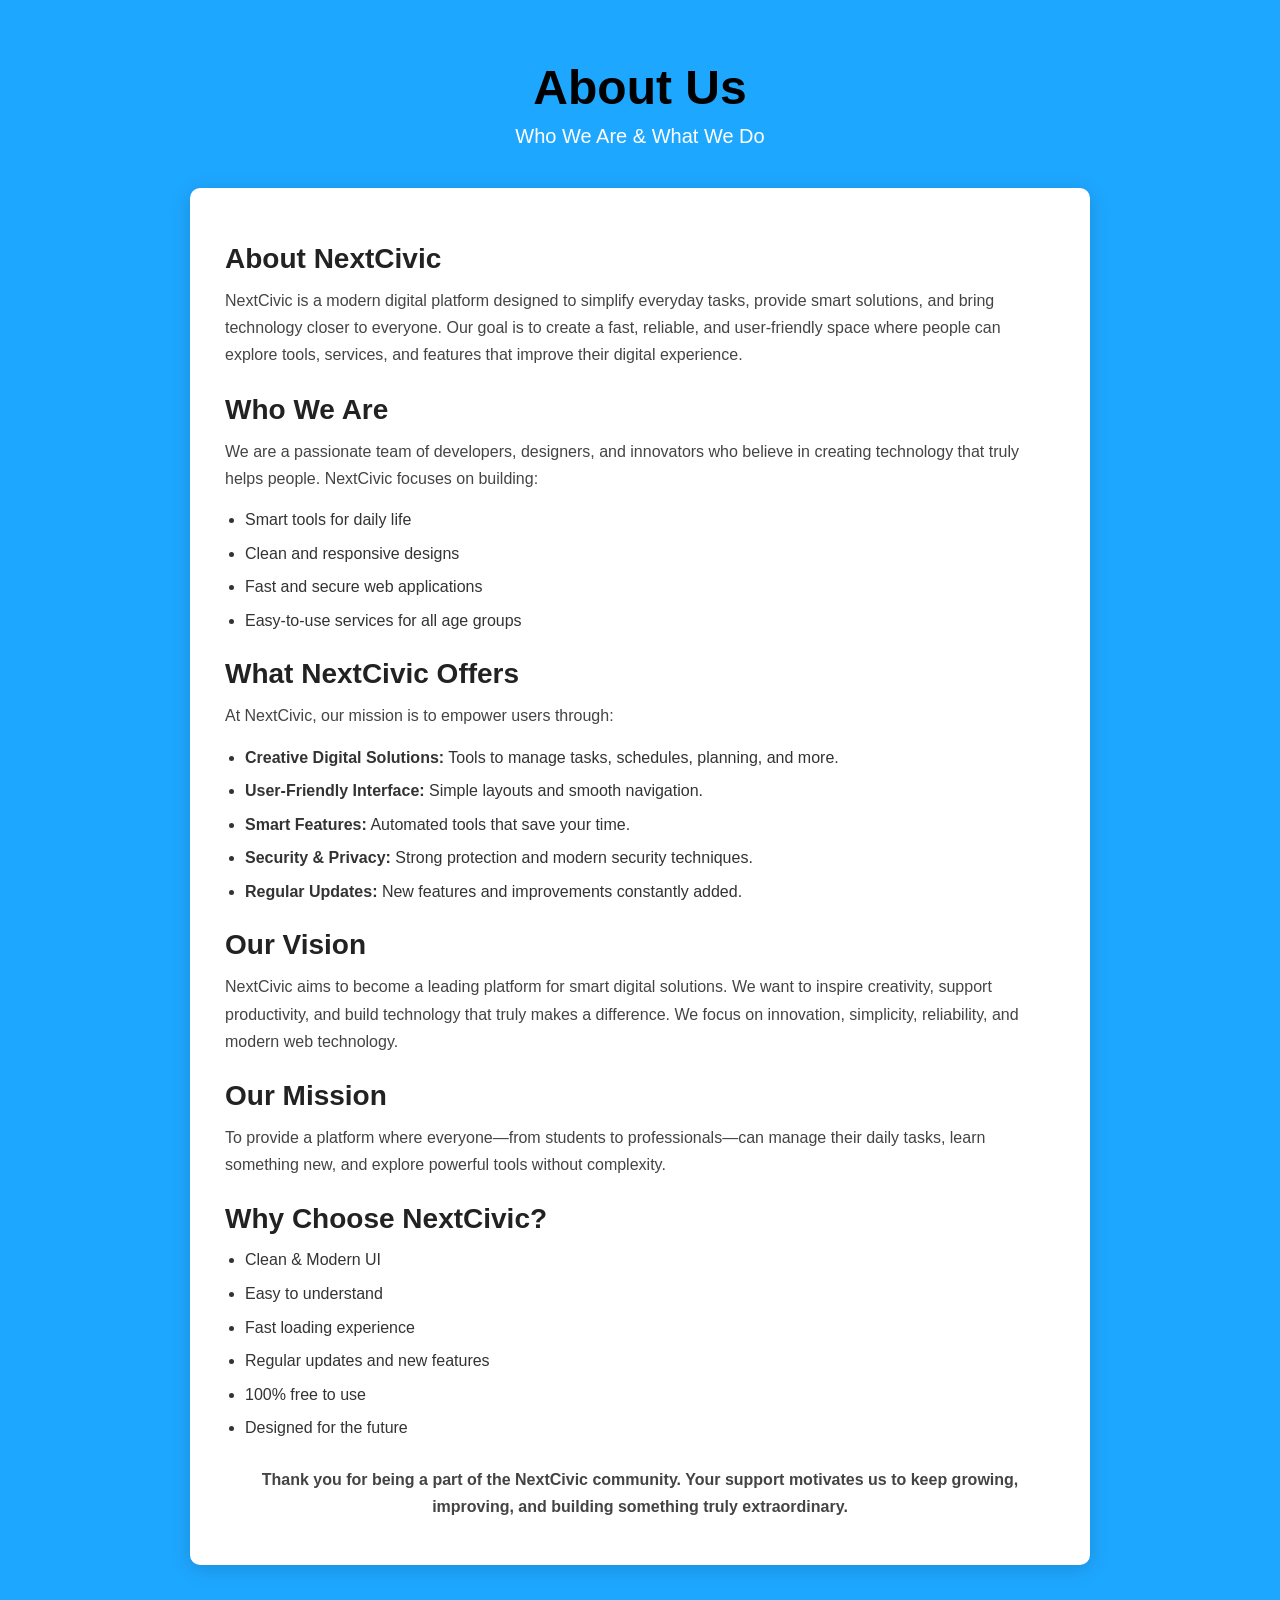
<file: NextCivic/about.html>
<!DOCTYPE html>
<html lang="en">
<head>
    <meta charset="UTF-8">
    <meta name="viewport" content="width=device-width, initial-scale=1.0">
    <title>About Us</title>
    <link rel="stylesheet" href="about.css">
</head>
<body>

    <section class="about-section">
        <div class="container">
            <h1 id="about_us">About Us</h1>
            <p class="subtitle" style="color: white;">Who We Are & What We Do</p>

            <div class="about-box">

                
                <h2>About NextCivic</h2>
                <p>
                    NextCivic is a modern digital platform designed to simplify everyday tasks,
                    provide smart solutions, and bring technology closer to everyone.
                    Our goal is to create a fast, reliable, and user-friendly space where people
                    can explore tools, services, and features that improve their digital experience.
                </p>

                
                <h2>Who We Are</h2>
                <p>
                    We are a passionate team of developers, designers, and innovators who believe in
                    creating technology that truly helps people. NextCivic focuses on building:
                </p>
                <ul>
                    <li>Smart tools for daily life</li>
                    <li>Clean and responsive designs</li>
                    <li>Fast and secure web applications</li>
                    <li>Easy-to-use services for all age groups</li>
                </ul>

              
                <h2>What NextCivic Offers</h2>
                <p>At NextCivic, our mission is to empower users through:</p>
                <ul>
                    <li><strong>Creative Digital Solutions:</strong> Tools to manage tasks, schedules, planning, and more.</li>
                    <li><strong>User-Friendly Interface:</strong> Simple layouts and smooth navigation.</li>
                    <li><strong>Smart Features:</strong> Automated tools that save your time.</li>
                    <li><strong>Security & Privacy:</strong> Strong protection and modern security techniques.</li>
                    <li><strong>Regular Updates:</strong> New features and improvements constantly added.</li>
                </ul>

               
                <h2>Our Vision</h2>
                <p>
                    NextCivic aims to become a leading platform for smart digital solutions.
                    We want to inspire creativity, support productivity, and build technology
                    that truly makes a difference. We focus on innovation, simplicity,
                    reliability, and modern web technology.
                </p>

             
                <h2>Our Mission</h2>
                <p>
                    To provide a platform where everyone—from students to professionals—can manage
                    their daily tasks, learn something new, and explore powerful tools without complexity.
                </p>

                
                <h2>Why Choose NextCivic?</h2>
                <ul>
                    <li>Clean & Modern UI</li>
                    <li>Easy to understand</li>
                    <li>Fast loading experience</li>
                    <li>Regular updates and new features</li>
                    <li>100% free to use</li>
                    <li>Designed for the future</li>
                </ul>

                
                <p class="highlight">
                    Thank you for being a part of the NextCivic community. Your support motivates us to
                    keep growing, improving, and building something truly extraordinary.
                </p>

            </div>
        </div>
    </section>

</body>
</html>
</file>
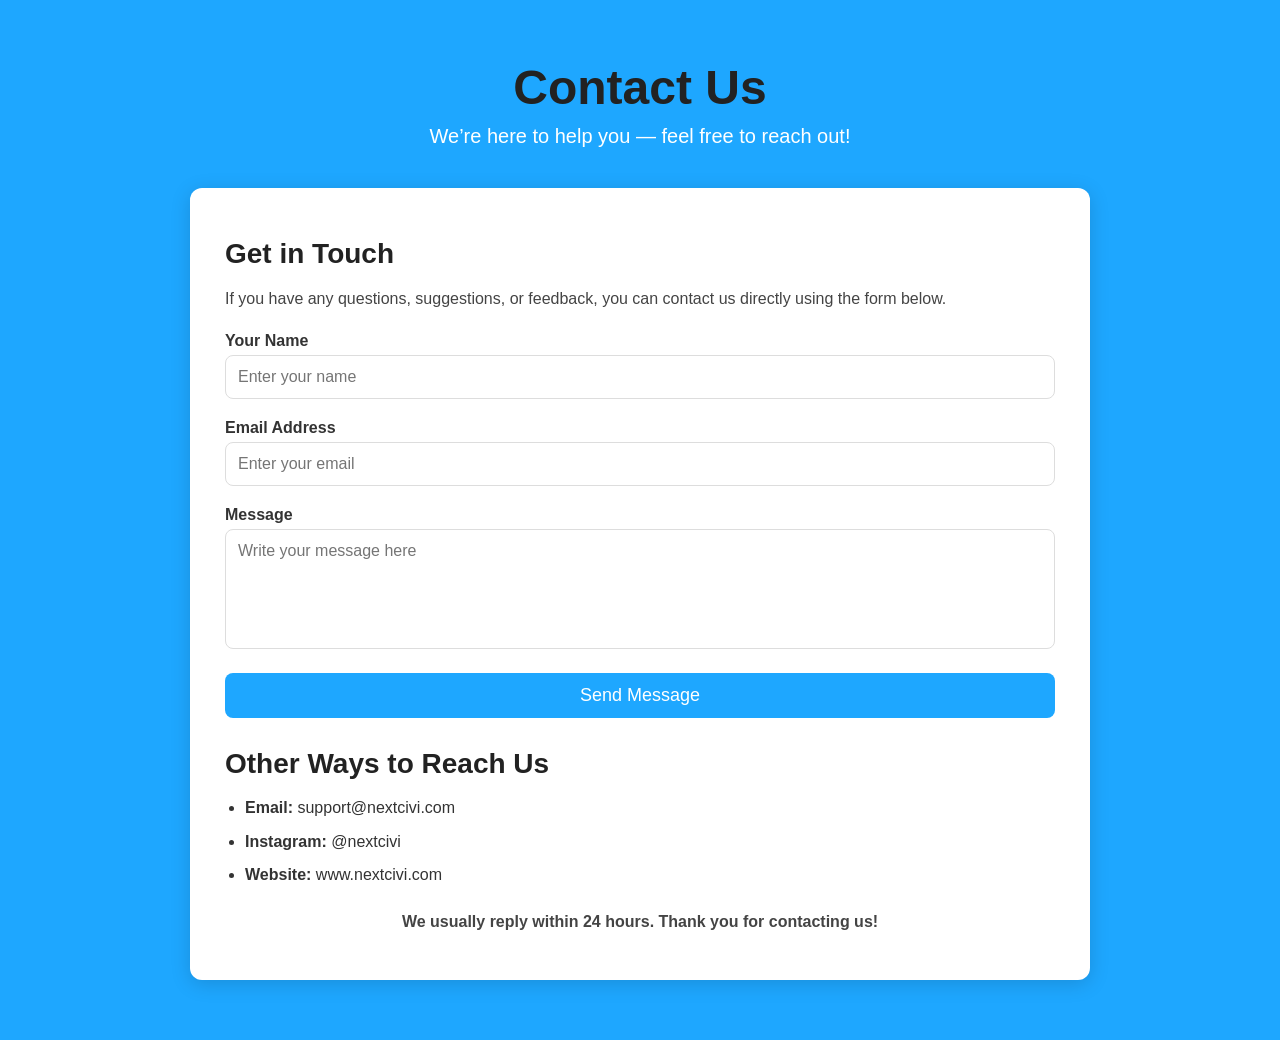
<file: NextCivic/contact.html>
<!DOCTYPE html>
<html lang="en">
<head>
    <meta charset="UTF-8">
    <meta name="viewport" content="width=device-width, initial-scale=1.0">
    <title>Contact Us - NextCivi</title>
    <link rel="stylesheet" href="contact.css">
</head>
<body>

    <section class="contact-section">
        <div class="container">
            <h1 id="contact_us">Contact Us</h1>
            <p class="subtitle">We’re here to help you — feel free to reach out!</p>

            <div class="contact-box">

                <h2>Get in Touch</h2>
                <p>If you have any questions, suggestions, or feedback, you can contact us directly using the form below.</p>

                <form class="contact-form">

                    <label>Your Name</label>
                    <input type="text" placeholder="Enter your name" required>

                    <label>Email Address</label>
                    <input type="email" placeholder="Enter your email" required>

                    <label>Message</label>
                    <textarea placeholder="Write your message here" required></textarea>

                    <button type="submit">Send Message</button>

                </form>

                <h2>Other Ways to Reach Us</h2>
                <ul>
                    <li><strong>Email:</strong> support@nextcivi.com</li>
                    <li><strong>Instagram:</strong> @nextcivi</li>
                    <li><strong>Website:</strong> www.nextcivi.com</li>
                </ul>

                <p class="highlight">
                    We usually reply within 24 hours. Thank you for contacting us!
                </p>

            </div>
        </div>
    </section>

</body>
</html>
</file>
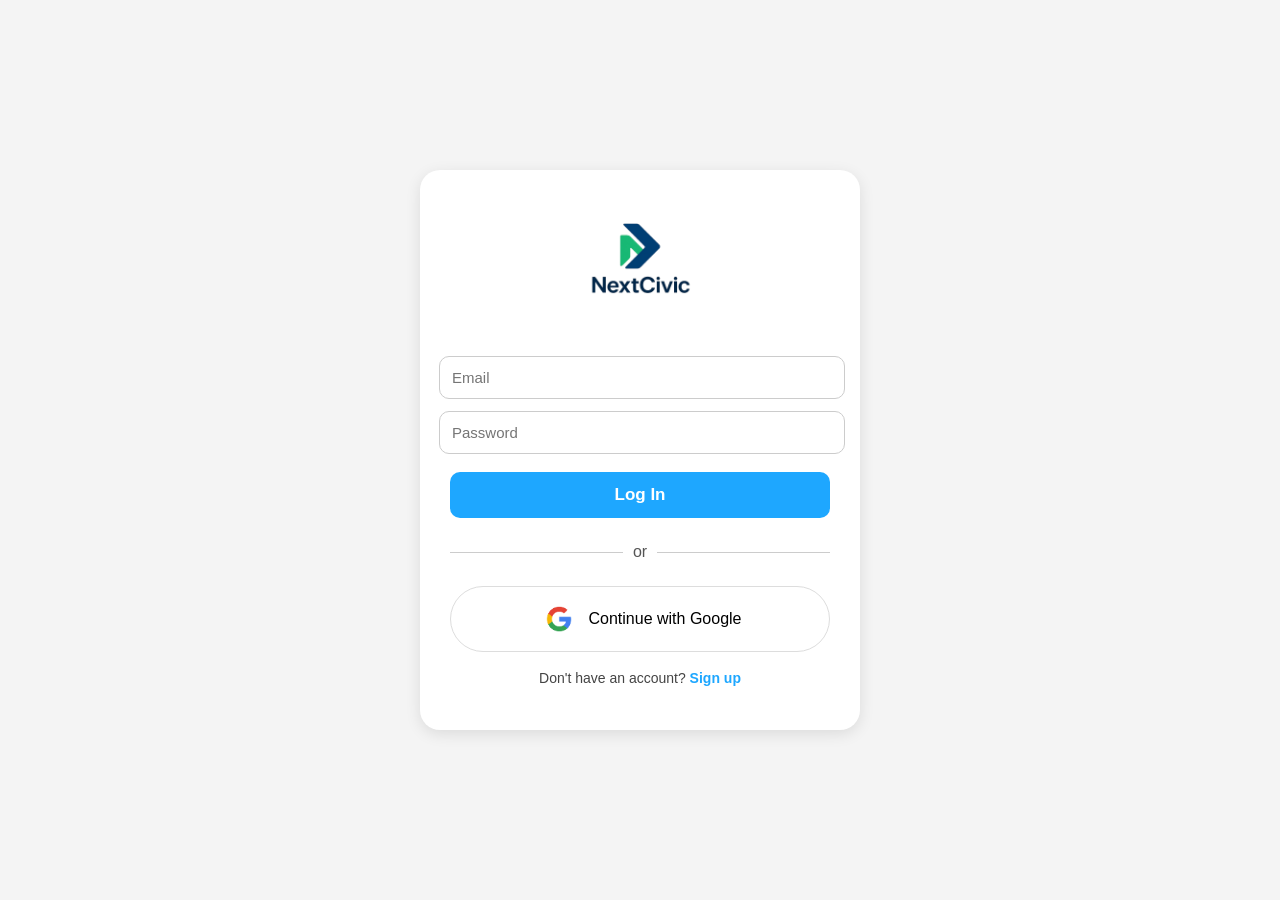
<file: NextCivic/login.html>
<!DOCTYPE html>
<html lang="en">
<head>
    <meta charset="UTF-8" />
    <meta name="viewport" content="width=device-width, initial-scale=1.0" />
    <title>Login</title>
    <link rel="stylesheet" href="login.css" />
</head>
<body>

<div class="container">
    <img src="\logo.png" class="logo" />

    <input type="email" placeholder="Email" />
    <input type="password" placeholder="Password" />

    <button class="login-btn">Log In</button>

    <div class="divider">
        <span></span>
        <p>or</p>
        <span></span>
    </div>

    <button class="google-btn">
        <img src="\google.png" width="40"  id="google_png" />
        Continue with Google
    </button>

    <p class="signup-text">Don't have an account? <a href="Signup.html">Sign up</a></p>
</div>

</body>
</html>
</file>
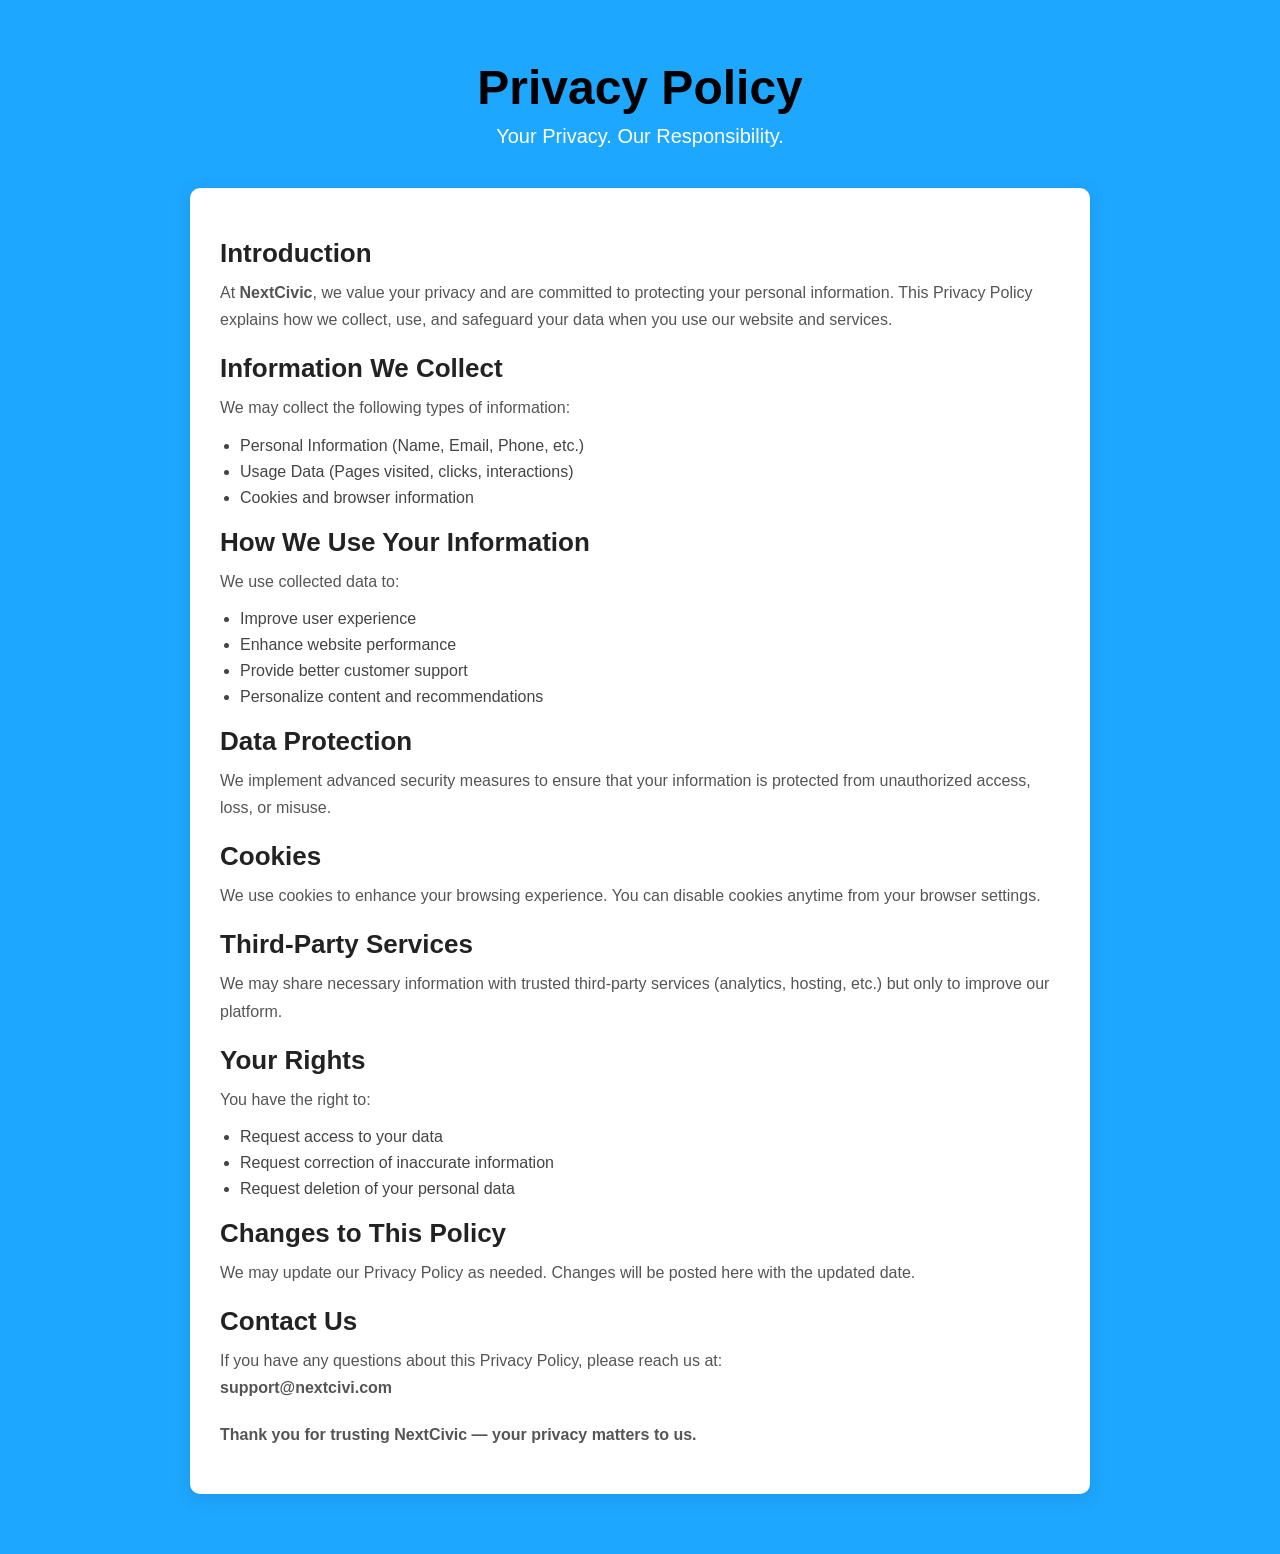
<file: NextCivic/privacy.html>
<!DOCTYPE html>
<html lang="en">
<head>
    <meta charset="UTF-8">
    <meta name="viewport" content="width=device-width, initial-scale=1.0">
    <title>Privacy Policy</title>
    <link rel="stylesheet" href="privacy.css">
</head>
<body>

    <section class="privacy-section">
        <div class="container">
            <h1 class="title">Privacy Policy</h1>
            <p class="subtitle">Your Privacy. Our Responsibility.</p>

            <div class="privacy-box">
                <h2>Introduction</h2>
                <p>
                    At <strong>NextCivic</strong>, we value your privacy and are committed 
                    to protecting your personal information. This Privacy Policy explains 
                    how we collect, use, and safeguard your data when you use our website 
                    and services.
                </p>

                <h2>Information We Collect</h2>
                <p>
                    We may collect the following types of information:
                </p>
                <ul>
                    <li>Personal Information (Name, Email, Phone, etc.)</li>
                    <li>Usage Data (Pages visited, clicks, interactions)</li>
                    <li>Cookies and browser information</li>
                </ul>

                <h2>How We Use Your Information</h2>
                <p>
                    We use collected data to:
                </p>
                <ul>
                    <li>Improve user experience</li>
                    <li>Enhance website performance</li>
                    <li>Provide better customer support</li>
                    <li>Personalize content and recommendations</li>
                </ul>

                <h2>Data Protection</h2>
                <p>
                    We implement advanced security measures to ensure that your 
                    information is protected from unauthorized access, loss, or misuse.
                </p>

                <h2>Cookies</h2>
                <p>
                    We use cookies to enhance your browsing experience. You can disable 
                    cookies anytime from your browser settings.
                </p>

                <h2>Third-Party Services</h2>
                <p>
                    We may share necessary information with trusted third-party services 
                    (analytics, hosting, etc.) but only to improve our platform.
                </p>

                <h2>Your Rights</h2>
                <p>
                    You have the right to:
                </p>
                <ul>
                    <li>Request access to your data</li>
                    <li>Request correction of inaccurate information</li>
                    <li>Request deletion of your personal data</li>
                </ul>

                <h2>Changes to This Policy</h2>
                <p>
                    We may update our Privacy Policy as needed. Changes will be posted 
                    here with the updated date.
                </p>

                <h2>Contact Us</h2>
                <p>
                    If you have any questions about this Privacy Policy, please reach us at:
                    <br><strong>support@nextcivi.com</strong>
                </p>

                <p class="highlight">
                    Thank you for trusting NextCivic — your privacy matters to us.
                </p>
            </div>
        </div>
    </section>

</body>
</html>
</file>
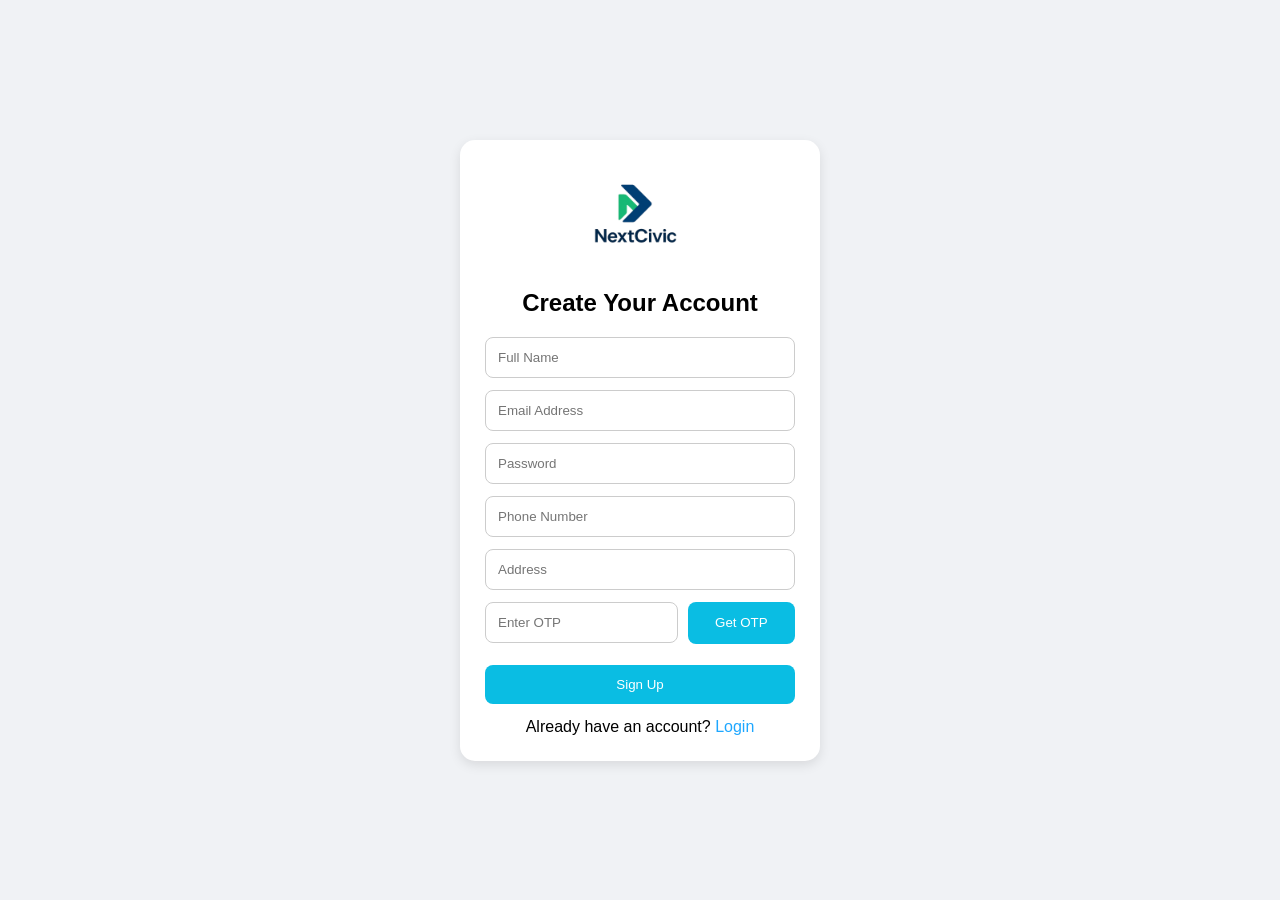
<file: NextCivic/Signup.html>
<!DOCTYPE html>
<html lang="en">
<head>
    <meta charset="UTF-8" />
    <meta name="viewport" content="width=device-width, initial-scale=1.0" />
    <title>Sign Up</title>
    <link rel="stylesheet" href="Signup.css" />
</head>
<body>
    <div class="container">
        <img src="\logo.png" class="logo" />
        <h2>Create Your Account</h2>

        <form>
            
            <input type="text" placeholder="Full Name" required>

            <input type="email" placeholder="Email Address" required>
            <input type="password" placeholder="Password" required>
            <input type="tel" placeholder="Phone Number" required>
            <input type="text" placeholder="Address" required>

            <div class="otp-section">
                <input type="text" placeholder="Enter OTP" required>
                <button type="button" class="otp-btn">Get OTP</button>
            </div>

            <button type="submit" class="signup-btn">Sign Up</button>
        </form>

        <p class="login-link">Already have an account? <a href="login.html">Login</a></p>
    </div>
</body>
</html>
</file>
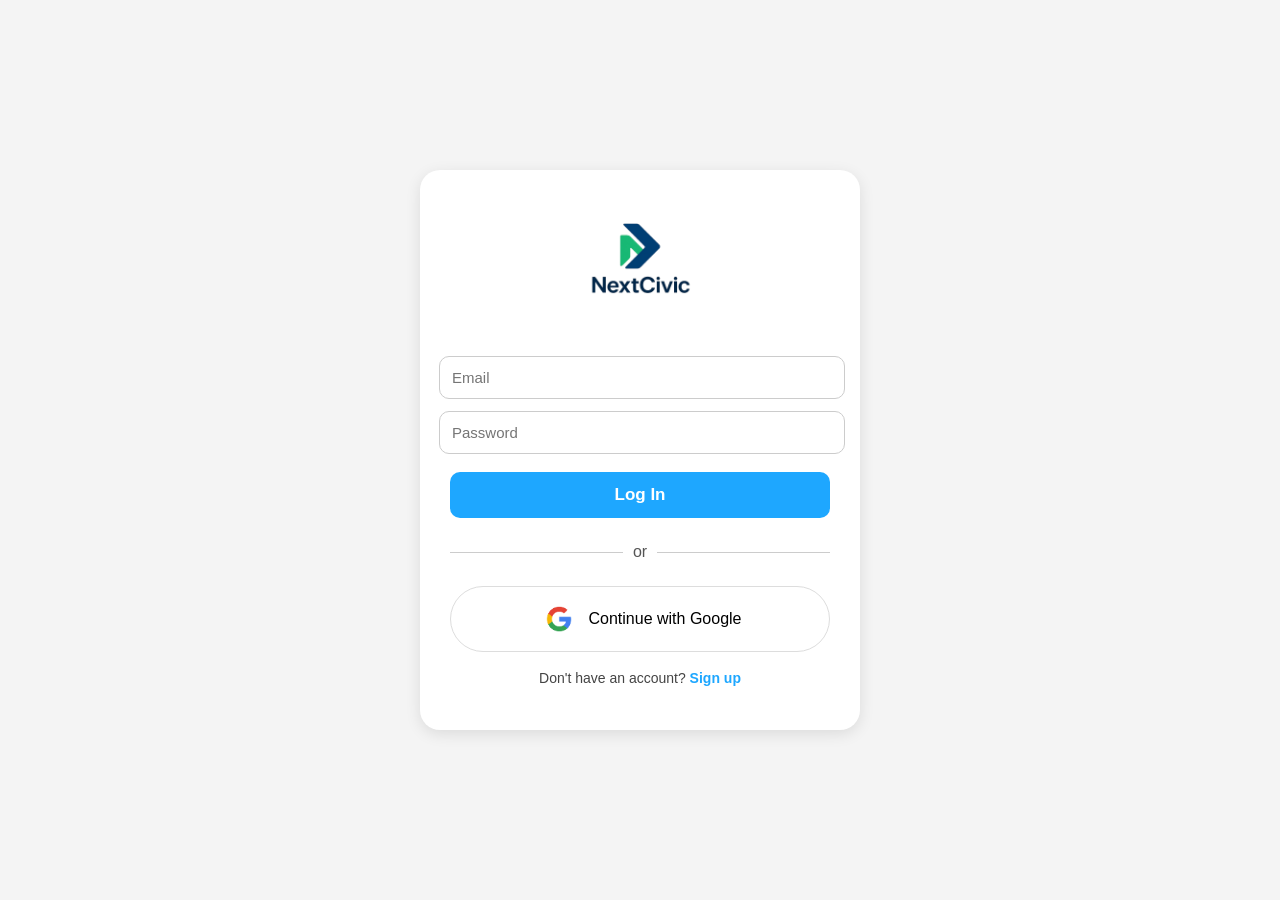
<file: Frontend/Login/login.html>
<!DOCTYPE html>
<html lang="en">
<head>
    <meta charset="UTF-8" />
    <meta name="viewport" content="width=device-width, initial-scale=1.0" />
    <title>Login</title>
    <link rel="stylesheet" href="login.css" />
</head>
<body>

<div class="container">
    <img src="\logo.png" class="logo" />

    <input type="email" placeholder="Email" />
    <input type="password" placeholder="Password" />

    <button class="login-btn">Log In</button>

    <div class="divider">
        <span></span>
        <p>or</p>
        <span></span>
    </div>

    <button class="google-btn">
        <img src="\google.png" width="40"  id="google_png" />
        Continue with Google
    </button>

    <p class="signup-text">Don't have an account? <a href="\Frontend\SignUp\Signup.html">Sign up</a></p>
</div>

</body>
</html>
</file>
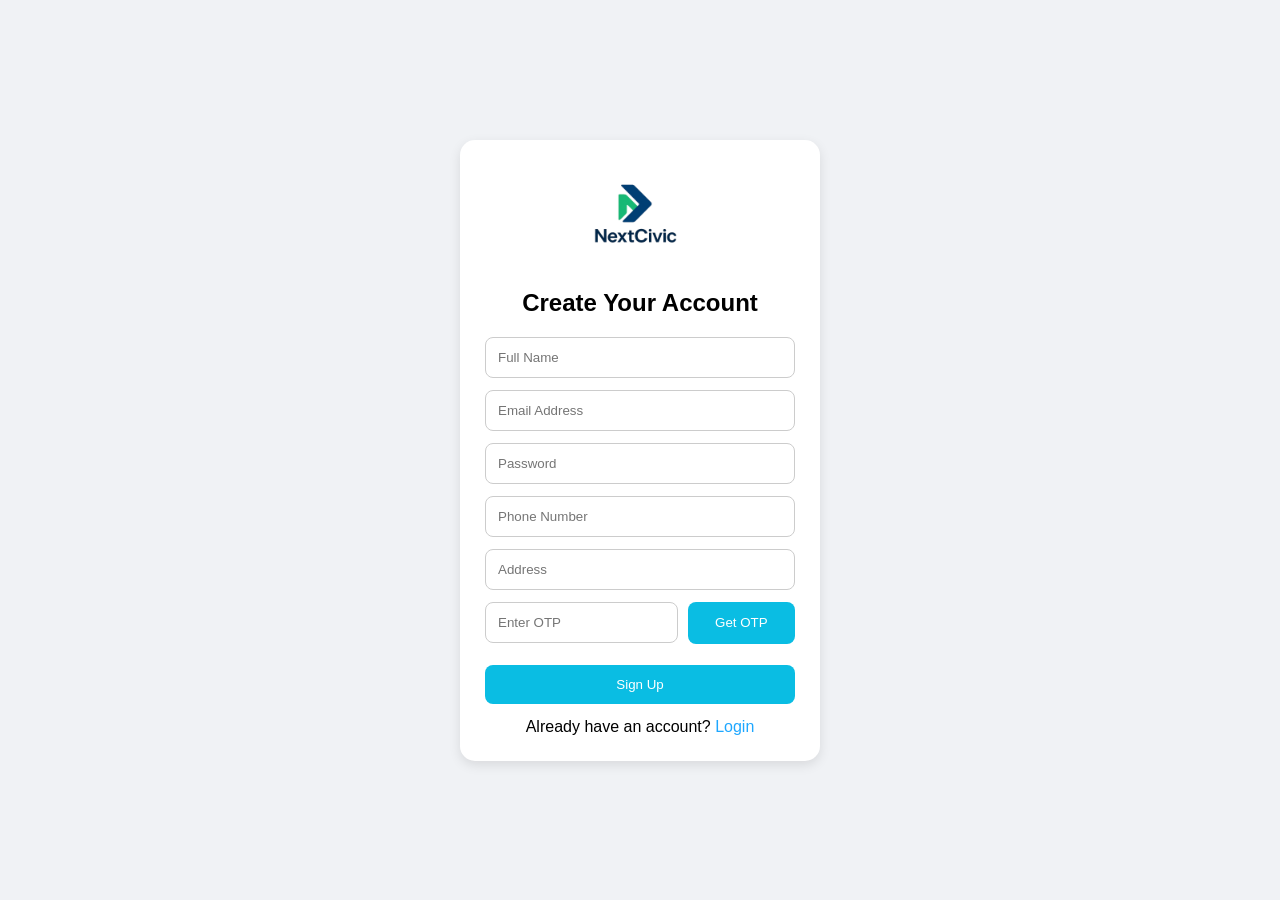
<file: Frontend/SignUp/Signup.html>
<!DOCTYPE html>
<html lang="en">
<head>
    <meta charset="UTF-8" />
    <meta name="viewport" content="width=device-width, initial-scale=1.0" />
    <title>Sign Up</title>
    <link rel="stylesheet" href="Signup.css" />
</head>
<body>
    <div class="container">
        <img src="\logo.png" class="logo" />
        <h2>Create Your Account</h2>

        <form>
            
            <input type="text" placeholder="Full Name" required>

            <input type="email" placeholder="Email Address" required>
            <input type="password" placeholder="Password" required>
            <input type="tel" placeholder="Phone Number" required>
            <input type="text" placeholder="Address" required>

            <div class="otp-section">
                <input type="text" placeholder="Enter OTP" required>
                <button type="button" class="otp-btn">Get OTP</button>
            </div>

            <button type="submit" class="signup-btn">Sign Up</button>
        </form>

        <p class="login-link">Already have an account? <a href="\Frontend\Login\login.html">Login</a></p>
    </div>
</body>
</html>
</file>
<file: NextCivic/about.css>
* {
    margin: 0;
    padding: 0;
    box-sizing: border-box;
    font-family: Arial, sans-serif;
}

body {
    background: #1ea7ff;
}


.about-section {
    padding: 60px 0;
    text-align: center;
}

.container {
    width: 80%;
    max-width: 900px;
    margin: auto;
}

#about_us{
    color:#000;
    font-family:'azonix','Segoe UI', Tahoma, Geneva, Verdana, sans-serif ;
}

h1 {
    font-size: 48px;
    color: #ffffff; 
    margin-bottom: 10px;
}

.subtitle {
    font-size: 20px;
    color: #ffffff;
    margin-bottom: 40px;
}


.about-box {
    background: white;
    padding: 30px 35px;
    border-radius: 10px;
    box-shadow: 0px 4px 20px rgba(0,0,0,0.15);
    text-align: left;
}


.about-box h2 {
    color: #222;
    margin-bottom: 12px;
    margin-top: 25px;
    font-size: 28px;
}


.about-box p {
    color: #444;
    line-height: 1.7;
    margin-bottom: 15px;
    font-size: 16px;
}


.about-box ul {
    margin-left: 20px;
    margin-bottom: 20px;
}

.about-box ul li {
    margin-bottom: 8px;
    color: #333;
    font-size: 16px;
    line-height: 1.6;
}


.highlight {
    color: #000;
    font-size: 17px;
    font-weight: bold;
    margin-top: 25px;
    text-align: center;
}


@media (max-width: 600px) {
    h1 {
        font-size: 34px;
    }

    .about-box {
        padding: 20px;
    }

    .about-box h2 {
        font-size: 22px;
    }

    .about-box p,
    .about-box ul li {
        font-size: 15px;
    }
}
</file>
<file: NextCivic/contact.css>
* {
    margin: 0;
    padding: 0;
    box-sizing: border-box;
    font-family: Arial, sans-serif;
}

body {
    background: #1ea7ff;
}


.contact-section {
    padding: 60px 0;
    text-align: center;
}

.container {
    width: 80%;
    max-width: 900px;
    margin: auto;
}

h1 {
    font-size: 48px;
    color: #ffffff;
    margin-bottom: 10px;
}

.subtitle {
    font-size: 20px;
    color: #ffffff;
    margin-bottom: 40px;
}


.contact-box {
    background: white;
    padding: 30px 35px;
    border-radius: 12px;
    box-shadow: 0 4px 20px rgba(0,0,0,0.15);
    text-align: left;
}


.contact-box h2 {
    font-size: 28px;
    color: #222;
    margin-bottom: 15px;
    margin-top: 20px;
}


.contact-box p {
    font-size: 16px;
    color: #444;
    line-height: 1.7;
    margin-bottom: 15px;
}

#contact_us{
    color:#222;
    font-family: 'azonix','Segoe UI', Tahoma, Geneva, Verdana, sans-serif;
}

.contact-form {
    margin-top: 20px;
    margin-bottom: 30px;
}

.contact-form label {
    font-size: 16px;
    color: #333;
    font-weight: bold;
    display: block;
    margin-bottom: 5px;
}

.contact-form input,
.contact-form textarea {
    width: 100%;
    padding: 12px;
    margin-bottom: 20px;
    border: 1px solid #ddd;
    border-radius: 8px;
    font-size: 16px;
    outline: none;
}

.contact-form textarea {
    height: 120px;
    resize: none;
}


.contact-form button {
    width: 100%;
    background: #1ea7ff;
    color: white;
    font-size: 18px;
    padding: 12px;
    border: none;
    border-radius: 8px;
    cursor: pointer;
    transition: 0.3s;
}

.contact-form button:hover {
    background: #0b8bdd;
}


.contact-box ul {
    margin-left: 20px;
    margin-bottom: 20px;
}

.contact-box ul li {
    font-size: 16px;
    color: #333;
    margin-bottom: 8px;
    line-height: 1.6;
}


.highlight {
    font-size: 17px;
    font-weight: bold;
    color: black;
    text-align: center;
    margin-top: 20px;
}


@media (max-width: 600px) {
    h1 {
        font-size: 34px;
    }

    .contact-box {
        padding: 20px;
    }

    .contact-box h2 {
        font-size: 22px;
    }

    .contact-form button {
        font-size: 16px;
    }
}
</file>
<file: NextCivic/login.css>
body {
    margin: 0;
    padding: 0;
    font-family: Arial, sans-serif;
    background: #f4f4f4;
    display: flex;
    justify-content: center;
    align-items: center;
    height: 100vh;
}
.container {
    background: #ffffff;
    width: 90%;
    max-width: 380px;
    padding: 30px;
    border-radius: 20px;
    box-shadow: 0 4px 15px rgba(0,0,0,0.1);
    text-align: center;
}
.logo {
    width: 120px;
    margin-bottom: 20px;
    border-radius: 20px;
}
input {
    width: 100%;
    padding: 12px;
    margin-top: 12px;
    border-radius: 10px;
    border: 1px solid #ccc;
    font-size: 15px;
    position: relative;
    right:11px;
}
.login-btn {
    width: 100%;
    background: #1ea7ff;
    color: #fff;
    padding: 13px;
    border: none;
    border-radius: 10px;
    font-size: 17px;
    margin-top: 18px;
    cursor: pointer;
    font-weight: 600;
}
.login-btn:hover{
    background-color: #0784d1;
}
.login-btn:active{
    background-color: #105580;
}
.divider {
    margin: 25px 0;
    display: flex;
    align-items: center;
}
.divider span {
    flex: 1;
    height: 1px;
    background: #ccc;
}
.divider p {
    margin: 0 10px;
    color: #555;
}

#google_png{
    border-radius:50px;
}
.google-btn {
    width: 100%;
    border: 1px solid #ddd;
    padding: 12px;
    border-radius: 50px;
    background: #fff;
    font-size: 16px;
    cursor: pointer;
    display: flex;
    justify-content: center;
    align-items: center;
    gap: 10px;
}
.google-btn:hover{
    background: #cecdcd;
}
.google-btn:active{
    background: #b8b6b6;
}
.signup-text {
    margin-top: 18px;
    font-size: 14px;
    color: #444;
}
.signup-text a {
    color: #1ea7ff;
    text-decoration: none;
    font-weight: 600;
}
.signup-text a:hover{
    color:#1c99e7;
}
</file>
<file: NextCivic/privacy.css>
* {
    margin: 0;
    padding: 0;
    box-sizing: border-box;
    font-family: Arial, sans-serif;
}

body {
    background: #1ea7ff;
}


.privacy-section {
    padding: 60px 0;
    text-align: center;
}

.container {
    width: 80%;
    max-width: 900px;
    margin: auto;
}

.title {
    font-size: 48px;
    color: black;
    margin-bottom: 10px;
    font-family:'azonix','Segoe UI', Tahoma, Geneva, Verdana, sans-serif
}

.subtitle {
    font-size: 20px;
    color: white;
    margin-bottom: 40px;
}

.privacy-box {
    background: white;
    padding: 30px;
    border-radius: 10px;
    box-shadow: 0px 4px 20px rgba(0,0,0,0.1);
    text-align: left;
}

.privacy-box h2 {
    color: #222;
    margin-bottom: 10px;
    font-size: 26px;
    margin-top: 20px;
}

.privacy-box p {
    color: #555;
    line-height: 1.7;
    margin-bottom: 15px;
}

.privacy-box ul {
    margin-left: 20px;
    margin-bottom: 15px;
}

.privacy-box ul li {
    color: #444;
    margin-bottom: 8px;
}

.highlight {
    color: #111;
    font-weight: bold;
    margin-top: 20px;
}
</file>
<file: NextCivic/Signup.css>
* {
    margin: 0;
    padding: 0;
    box-sizing: border-box;
    font-family: Arial, sans-serif;
}

body {
    background: #f0f2f5;
    display: flex;
    justify-content: center;
    align-items: center;
    height: 100vh;
}

.container {
    width: 360px;
    background: white;
    padding: 25px;
    border-radius: 15px;
    box-shadow: 0 4px 12px rgba(0,0,0,0.1);
}

h2 {
    text-align: center;
    margin-bottom: 20px;
}

form input {
    width: 100%;
    padding: 12px;
    margin-bottom: 12px;
    border: 1px solid #ccc;
    border-radius: 8px;
}

.otp-section {
    display: flex;
    gap: 10px;
}

.otp-section input {
    flex: 2;
}

.otp-btn {
    flex: 1;
    padding: 12px;
    border: none;
    background: #0abde3;
    color: white;
    border-radius: 8px;
    cursor: pointer;
    height: 42px;
}
.otp-btn:hover{
    background-color:#0785a1 ;
}
.otp-btn:active{
    background-color:#0785a1 ;
}

.signup-btn {
    width: 100%;
    padding: 12px;
    border: none;
    background: #0abde3;
    color: white;
    border-radius: 8px;
    cursor: pointer;
    margin-top: 10px;
}

.signup-btn:hover {
    background: #0896bd;
}
.signup-btn:active {
    background: #077b9b;
}

.login-link {
    text-align: center;
    margin-top: 14px;
}

.login-link a {
    color: #1ea7ff;
    text-decoration: none;
}
.login-link a:hover {
    color: #105580;
    
}



.logo {
    width: 100px;
    margin-bottom: 20px;
    border-radius: 20px;
    position: relative;
    left:100px;
}
</file>
<file: Frontend/Login/login.css>
body {
    margin: 0;
    padding: 0;
    font-family: Arial, sans-serif;
    background: #f4f4f4;
    display: flex;
    justify-content: center;
    align-items: center;
    height: 100vh;
}
.container {
    background: #ffffff;
    width: 90%;
    max-width: 380px;
    padding: 30px;
    border-radius: 20px;
    box-shadow: 0 4px 15px rgba(0,0,0,0.1);
    text-align: center;
}
.logo {
    width: 120px;
    margin-bottom: 20px;
    border-radius: 20px;
}
input {
    width: 100%;
    padding: 12px;
    margin-top: 12px;
    border-radius: 10px;
    border: 1px solid #ccc;
    font-size: 15px;
    position: relative;
    right:11px;
}
.login-btn {
    width: 100%;
    background: #1ea7ff;
    color: #fff;
    padding: 13px;
    border: none;
    border-radius: 10px;
    font-size: 17px;
    margin-top: 18px;
    cursor: pointer;
    font-weight: 600;
}
.login-btn:hover{
    background-color: #0784d1;
}
.login-btn:active{
    background-color: #105580;
}
.divider {
    margin: 25px 0;
    display: flex;
    align-items: center;
}
.divider span {
    flex: 1;
    height: 1px;
    background: #ccc;
}
.divider p {
    margin: 0 10px;
    color: #555;
}

#google_png{
    border-radius:50px;
}
.google-btn {
    width: 100%;
    border: 1px solid #ddd;
    padding: 12px;
    border-radius: 50px;
    background: #fff;
    font-size: 16px;
    cursor: pointer;
    display: flex;
    justify-content: center;
    align-items: center;
    gap: 10px;
}
.google-btn:hover{
    background: #cecdcd;
}
.google-btn:active{
    background: #b8b6b6;
}
.signup-text {
    margin-top: 18px;
    font-size: 14px;
    color: #444;
}
.signup-text a {
    color: #1ea7ff;
    text-decoration: none;
    font-weight: 600;
}
.signup-text a:hover{
    color:#1c99e7;
}
</file>
<file: Frontend/SignUp/Signup.css>
* {
    margin: 0;
    padding: 0;
    box-sizing: border-box;
    font-family: Arial, sans-serif;
}

body {
    background: #f0f2f5;
    display: flex;
    justify-content: center;
    align-items: center;
    height: 100vh;
}

.container {
    width: 360px;
    background: white;
    padding: 25px;
    border-radius: 15px;
    box-shadow: 0 4px 12px rgba(0,0,0,0.1);
}

h2 {
    text-align: center;
    margin-bottom: 20px;
}

form input {
    width: 100%;
    padding: 12px;
    margin-bottom: 12px;
    border: 1px solid #ccc;
    border-radius: 8px;
}

.otp-section {
    display: flex;
    gap: 10px;
}

.otp-section input {
    flex: 2;
}

.otp-btn {
    flex: 1;
    padding: 12px;
    border: none;
    background: #0abde3;
    color: white;
    border-radius: 8px;
    cursor: pointer;
    height: 42px;
}
.otp-btn:hover{
    background-color:#0785a1 ;
}
.otp-btn:active{
    background-color:#0785a1 ;
}

.signup-btn {
    width: 100%;
    padding: 12px;
    border: none;
    background: #0abde3;
    color: white;
    border-radius: 8px;
    cursor: pointer;
    margin-top: 10px;
}

.signup-btn:hover {
    background: #0896bd;
}
.signup-btn:active {
    background: #077b9b;
}

.login-link {
    text-align: center;
    margin-top: 14px;
}

.login-link a {
    color: #1ea7ff;
    text-decoration: none;
}
.login-link a:hover {
    color: #105580;
    
}



.logo {
    width: 100px;
    margin-bottom: 20px;
    border-radius: 20px;
    position: relative;
    left:100px;
}
</file>
